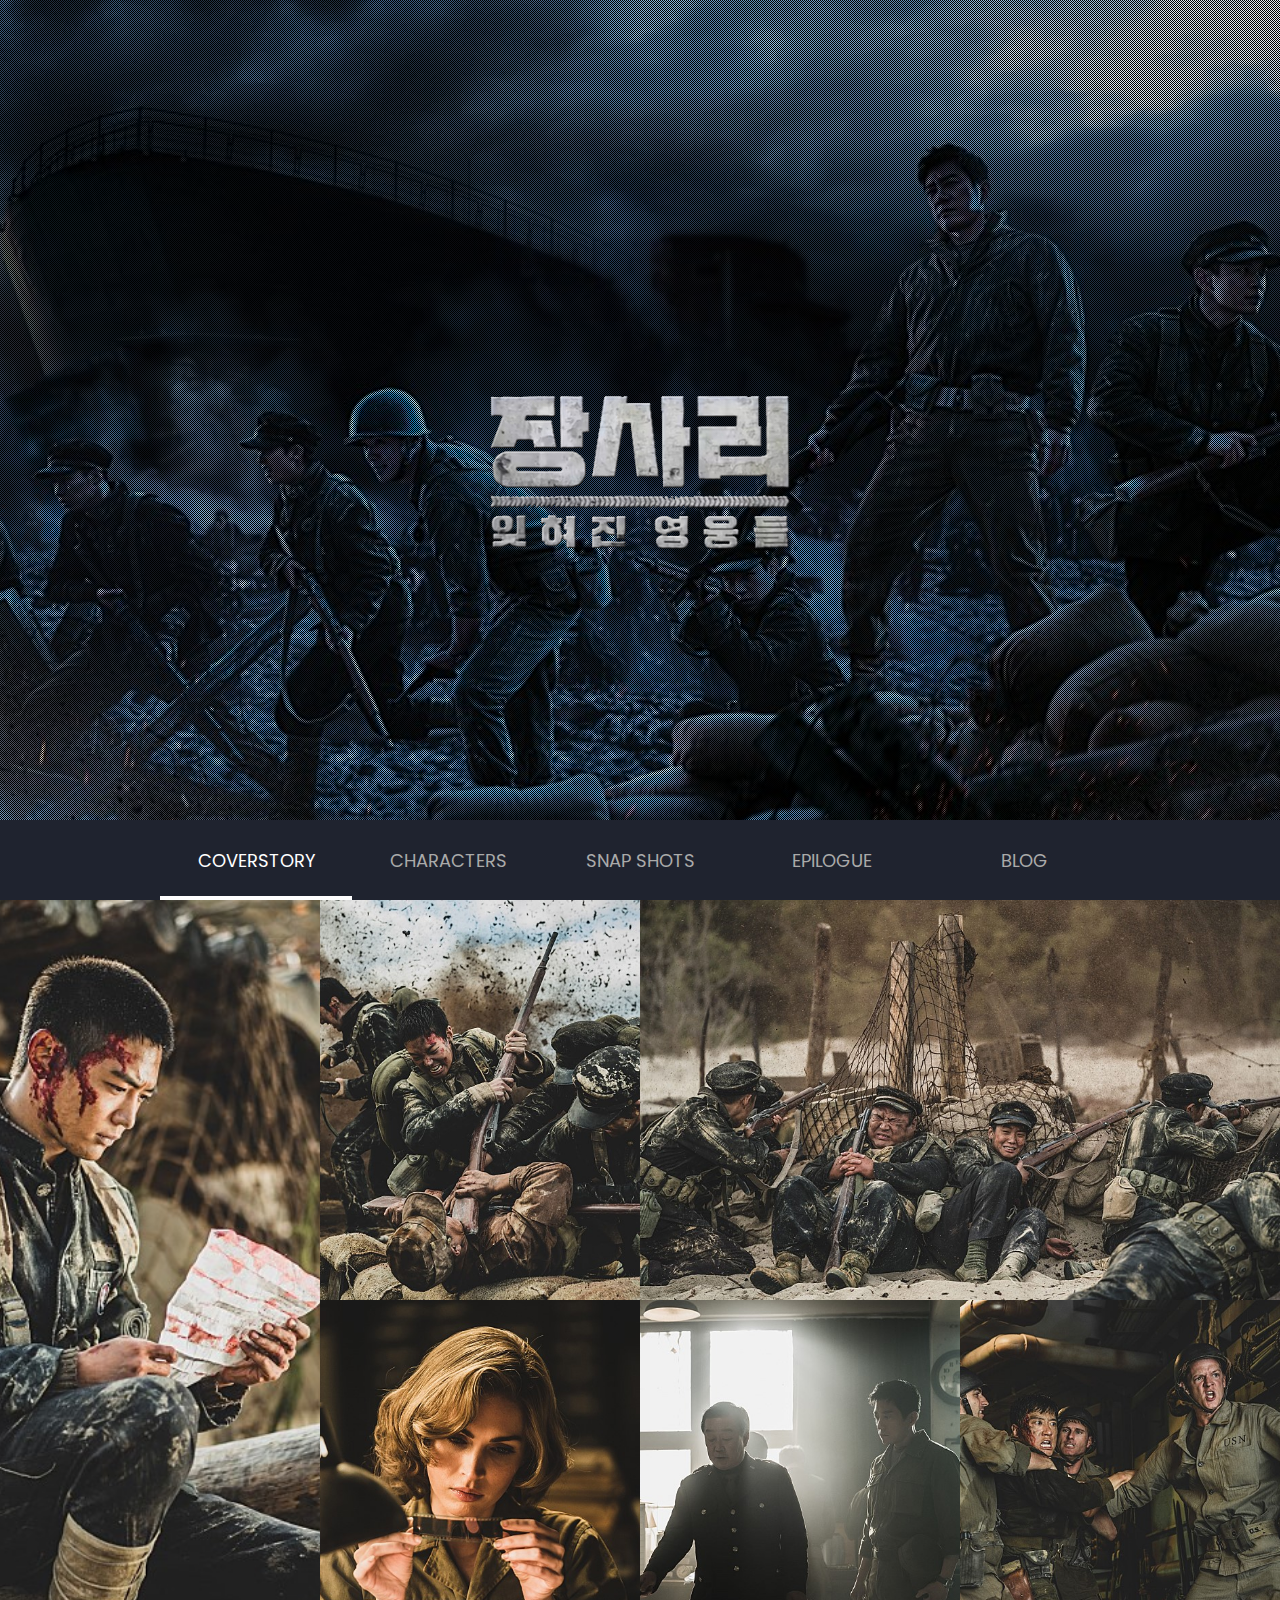
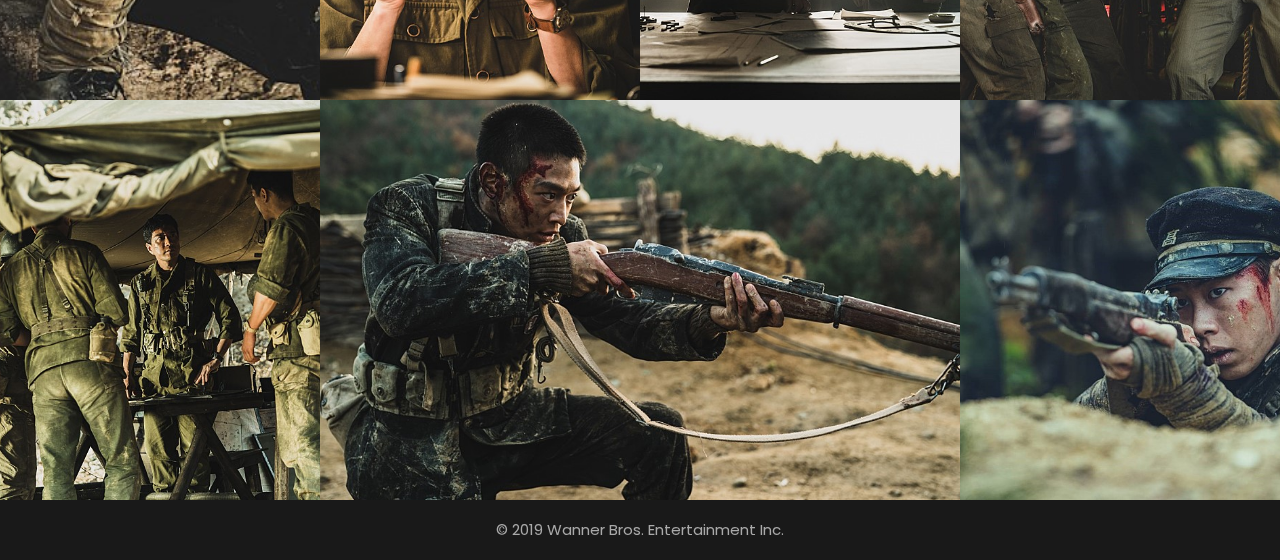
<file: index.html>
<!DOCTYPE html>
<html lang="en">
<head>
    <meta charset="UTF-8">
    <meta http-equiv="X-UA-Compatible" content="IE=edge">
    <meta name="viewport" content="width=device-width, initial-scale=1.0">
    <title>장사리전투(Ajax 웹사이트)</title>
    <link rel="shortcut icon" href="./img/fav_icon.ico" type="image/x-icon">
    <link rel="stylesheet" href="./css/common.css">
    <script src="https://ajax.googleapis.com/ajax/libs/jquery/3.6.0/jquery.min.js"></script>
    <script src="./js/common.js"></script>
</head>
<body>
    <header id="header">
        <iframe class="movie_space" src="https://www.youtube.com/embed/pipSMfuS8ow?rel=0&autoplay=1&loop=1&playlist=pipSMfuS8ow&mute=1" title="YouTube video player" frameborder="0" allow="accelerometer; autoplay; clipboard-write; encrypted-media; gyroscope; picture-in-picture; web-share" allowfullscreen></iframe>
        <div class="dark_bg">
            <div class="main_title">
                <img src="./img/main_logo.png" alt="영화 장사리전투 로고">
            </div>
        </div>

        <div class="dark_res"></div>
        <div class="res_btn">
            <span>&#9776;</span>
        </div>

        <nav>
            <div class="frame">
                <div class="close_btn">×</div>
                <ul>
                    <li class="active"><a href="">coverstory</a></li>
                    <li><a href="">characters</a></li>
                    <li><a href="">snap shots</a></li>
                    <li><a href="">epilogue</a></li>
                    <li><a href="https://movie.naver.com/movie/search/result.naver?query=%EC%9E%A5%EC%82%AC%EB%A6%AC%EC%A0%84%ED%88%AC&section=all&ie=utf8" target="_blank">blog</a></li>
                </ul>
            </div>
        </nav>
    </header>

    <section id="content"></section>

    <footer id="footer">
        <p>&copy; 2019 Wanner Bros. Entertainment Inc.</p>
    </footer>



    
</body>
</html>
</file>
<file: css/common.css>
@charset "utf-8";
@import url('https://fonts.googleapis.com/css2?family=Nanum+Gothic:wght@400;700&family=Poppins:wght@100;200;300;400;500;600;700&display=swap');

*{box-sizing:border-box; font-family: 'Poppins', 'Nanum Gothic', sans-serif;}
html, body{margin:0; padding:0;}
h1, h2, h3, h4, h5, h6, p{margin:0;}
ul, ol{margin:0; padding:0; list-style:none;}
a{text-decoration:none;}

/*header part*/
#header{width: 100%; height: 100vh; background-image: url(../img/main_01.jpg); background-size: cover; background-position: 50% 50%; background-size: cover; position: relative; overflow: hidden;}

#header .movie_space{position: absolute; width: 160%; height: 160%; top:50%; left:50%; transform: translate(-50%, -50%);}

#header .dark_bg{position: absolute; width: 100%; height: 100%; top:0; left:0; background-image: url(../img/dot_pattern.png);}

#header .dark_bg .main_title{position: absolute; top:50%; left:50%; transform: translate(-50%, -50%); padding-top: 40px;}
#header .dark_bg .main_title img{display: block; width: 300px;}

#header nav{position: absolute; bottom:0; left:0; width: 100%; height: 80px; background-color: #1f232f;}
#header nav .frame{width: 960px; height: 100%; margin: 0 auto;}
#header nav .frame ul{height: 100%; display: flex;}

#header nav .frame ul li{width: 20%; height: 100%; display: flex; justify-content: center; align-items: center; position: relative;}

#header nav .frame ul li.active:after{content:""; position: absolute; width: 100%; height: 4px; bottom:0; left:0; background-color: #fff; }

#header nav .frame ul li a{display: block; color:#aaa; font-size: 18px; text-transform: uppercase;}

#header nav .frame ul li.active a{color:#fff;}

#header nav .frame ul li a:hover{color:#fff;}


.dark_res{position: fixed; width: 100%; height: 100%; background: rgba(0,0,0,0.5); top:0; left: 0; z-index: -1; opacity: 0;}
.dark_res.active{z-index: 1; opacity: 1; transition: opacity 0.5s;}

.res_btn{position: fixed; top:20px; right:20px;  color:#fff; font-weight: bold; cursor: pointer; z-index: 3;  width: 40px; height: 40px; display: flex; justify-content: center; align-items: center; background-color: rgba(0,0,0,0.5); border-radius:4px; border:1px solid #fff; display: none;}
.res_btn span{font-size: 24px; line-height: 1;}

.close_btn{position: absolute; top:20px; right:20px; font-size: 36px; color:#fff; cursor: pointer; line-height: 1; display: none;}


/*footer part*/
#footer{width: 100%; background-color: #191919; text-align: center;}
#footer p{font-size: 15px; color:#aaa; line-height: 60px;}


@media (max-width:1199px){
    #header{height: 80vh;}
    #header .dark_bg .main_title img{width: 240px;}
}
@media (max-width:959px){
    #header{height: 60vh;}
    #header nav .frame{width: 100%;}
}
@media (max-width:767px){
    #header{height: 50vh;}
    #header .dark_bg .main_title img{width: 200px;}

    .res_btn{display: flex;}
    #header .movie_space{display: none;}
    #header nav{position: fixed; top:0; right:-320px; bottom:auto; left:auto; width: 320px; height: 100%; z-index: 4; transition: right 0.5s;}

    #header nav.active{right:0; }
    
    #header nav .frame{padding-top: 60px; padding-left: 20px; padding-right: 20px;}
    .close_btn{display: block;}

    #header nav .frame ul{flex-direction: column; flex-wrap: wrap;}

    #header nav .frame ul li{width: 100%; height: 60px;}
}
</file>
